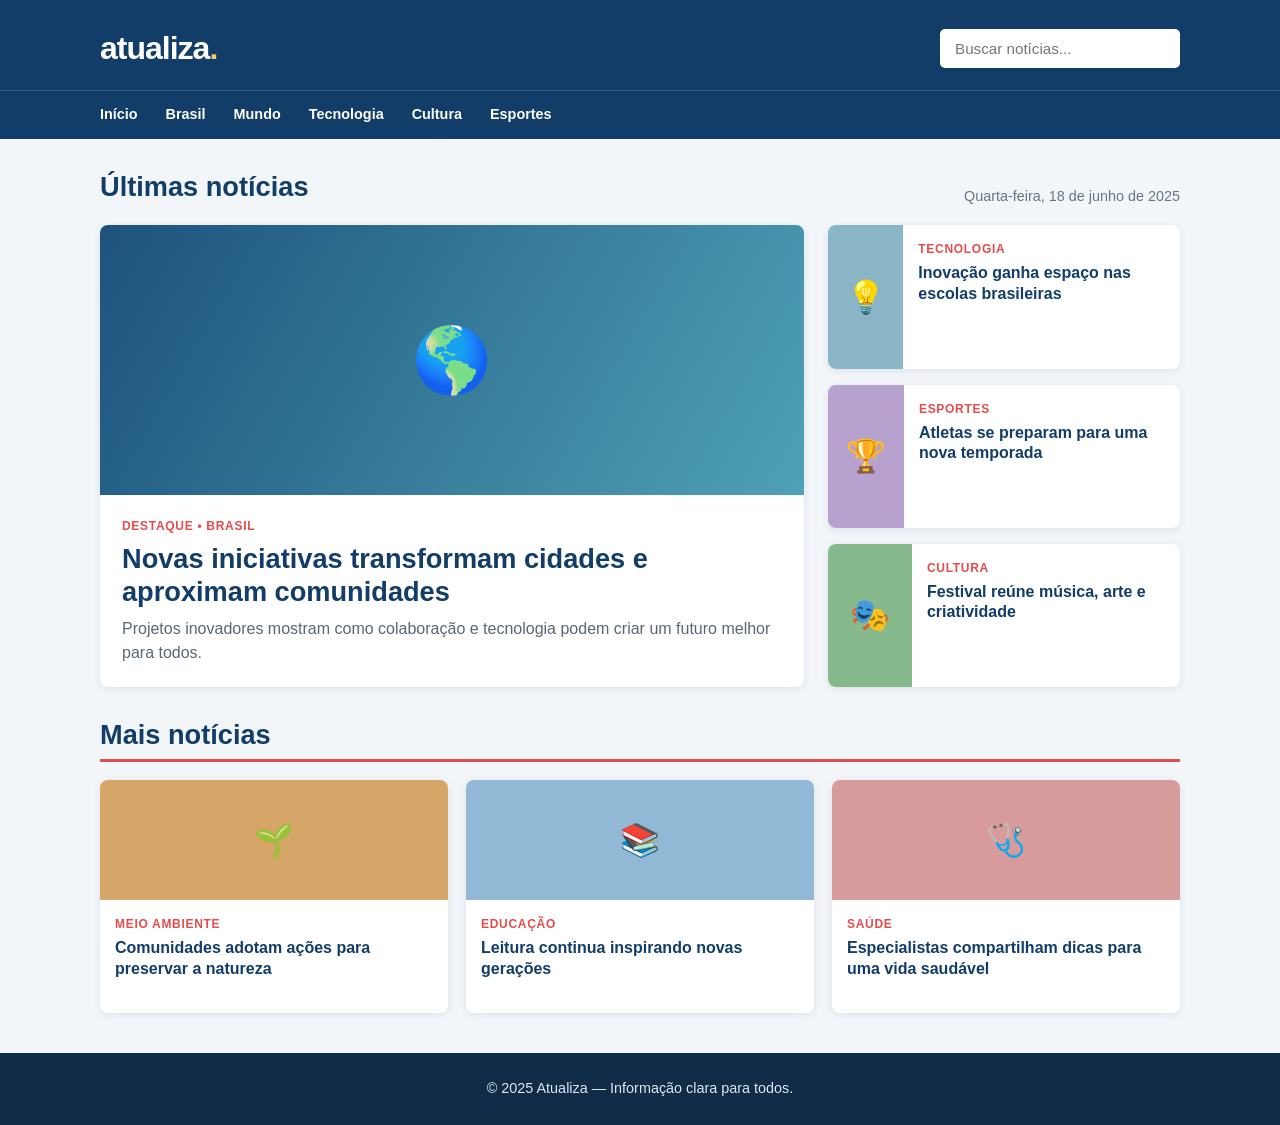
<file: AUL8/index.html>
<!DOCTYPE html>
<html lang="pt-BR">

<head>
    <meta charset="UTF-8">
    <meta name="viewport" content="width=device-width, initial-scale=1.0">

    <title>Atualiza — Notícias</title>

    <style>

        /* =========================
           VARIÁVEIS
        ========================= */

        :root {
            --blue: #123d68;
            --light: #f3f6f9;
            --red: #e34d4d;
            --text: #182433;
        }


        /* =========================
           RESET
        ========================= */

        * {
            box-sizing: border-box;
            margin: 0;
            padding: 0;
        }


        /* =========================
           BODY
        ========================= */

        body {
            font-family: Arial, Helvetica, sans-serif;
            color: var(--text);
            background: var(--light);
            line-height: 1.5;
        }


        /* =========================
           HEADER
        ========================= */

        header {
            background: var(--blue);
            color: white;
        }

        .top {
            max-width: 1120px;
            margin: auto;

            padding: 24px 20px 18px;

            display: flex;
            align-items: center;
            justify-content: space-between;

            gap: 20px;
        }

        .logo {
            font-size: 2rem;
            font-weight: 800;
            letter-spacing: -1px;
        }

        .logo span {
            color: #ffca5c;
        }

        .search {
            background: white;
            border: 0;
            border-radius: 5px;

            padding: 11px 15px;

            width: 240px;

            font-size: 0.95rem;
        }


        /* =========================
           MENU
        ========================= */

        nav {
            border-top: 1px solid #315981;
        }

        nav ul {
            max-width: 1120px;
            margin: auto;

            padding: 0 20px;

            display: flex;
            gap: 28px;

            list-style: none;
        }

        nav a {
            display: block;

            padding: 13px 0;

            color: white;
            text-decoration: none;

            font-weight: bold;
            font-size: 0.9rem;
        }

        nav a:hover {
            color: #ffca5c;
        }


        /* =========================
           MAIN
        ========================= */

        main {
            max-width: 1120px;
            margin: 28px auto;

            padding: 0 20px;
        }


        /* TÍTULO */

        .title {
            display: flex;
            justify-content: space-between;
            align-items: end;

            margin-bottom: 18px;
        }

        h1 {
            font-size: 1.7rem;
            color: var(--blue);
        }

        .date {
            color: #687583;
            font-size: 0.9rem;
        }


        /* =========================
           NOTÍCIA PRINCIPAL
        ========================= */

        .layout {
            display: grid;

            grid-template-columns: 2fr 1fr;

            gap: 24px;
        }

        .lead {
            background: white;

            border-radius: 8px;

            overflow: hidden;

            box-shadow: 0 2px 8px #dbe2e9;
        }

        .lead-img {
            height: 270px;

            background: linear-gradient(
                120deg,
                #1d527d,
                #4ea2b5
            );

            display: flex;
            align-items: center;
            justify-content: center;

            color: white;
            font-size: 4rem;
        }

        .content {
            padding: 22px;
        }


        /* =========================
           TAG
        ========================= */

        .tag {
            color: var(--red);

            text-transform: uppercase;

            font-size: 0.75rem;

            font-weight: bold;

            letter-spacing: 0.7px;
        }


        /* =========================
           TÍTULOS
        ========================= */

        h2 {
            font-size: 1.7rem;

            line-height: 1.2;

            margin: 8px 0;

            color: var(--blue);
        }

        .lead p {
            color: #596675;
        }


        /* =========================
           NOTÍCIAS LATERAIS
        ========================= */

        .side {
            display: grid;

            gap: 16px;
        }

        .card {
            display: flex;

            background: white;

            border-radius: 8px;

            overflow: hidden;

            box-shadow: 0 2px 8px #dbe2e9;
        }

        .thumb {
            width: 110px;
            min-height: 120px;

            background: #8ab5c6;

            display: flex;
            align-items: center;
            justify-content: center;

            font-size: 2rem;
        }

        .card .content {
            padding: 15px;
        }

        h3 {
            font-size: 1rem;

            line-height: 1.3;

            margin-top: 5px;

            color: var(--blue);
        }


        /* =========================
           MAIS NOTÍCIAS
        ========================= */

        .section {
            margin-top: 32px;

            border-bottom: 3px solid var(--red);

            padding-bottom: 8px;

            color: var(--blue);
        }

        .news-grid {
            margin-top: 18px;

            display: grid;

            grid-template-columns: repeat(3, 1fr);

            gap: 18px;
        }

        .news {
            background: white;

            padding-bottom: 18px;

            border-radius: 8px;

            overflow: hidden;

            box-shadow: 0 2px 8px #dbe2e9;
        }

        .news .thumb {
            width: 100%;
            height: 120px;

            min-height: 0;

            background: #d6a568;
        }

        .news .content {
            padding: 15px;
        }


        /* =========================
           FOOTER
        ========================= */

        footer {
            margin-top: 40px;

            background: #102c49;

            color: #dbe8f4;

            text-align: center;

            padding: 25px;

            font-size: 0.9rem;
        }


        /* =========================
           RESPONSIVIDADE
        ========================= */

        @media (max-width: 700px) {

            .top {
                flex-direction: column;
                align-items: stretch;
            }

            .search {
                width: 100%;
            }

            nav ul {
                gap: 16px;
                overflow: auto;
            }

            .layout {
                grid-template-columns: 1fr;
            }

            .news-grid {
                grid-template-columns: 1fr;
            }

            .lead-img {
                height: 190px;
            }
        }

    </style>
</head>


<body>


    <!-- =========================
         CABEÇALHO
    ========================== -->

    <header>

        <div class="top">

            <div class="logo">
                atualiza<span>.</span>
            </div>

            <input
                class="search"
                type="search"
                placeholder="Buscar notícias..."
            >

        </div>


        <!-- MENU -->

        <nav>

            <ul>

                <li>
                    <a href="#">Início</a>
                </li>

                <li>
                    <a href="#">Brasil</a>
                </li>

                <li>
                    <a href="#">Mundo</a>
                </li>

                <li>
                    <a href="#">Tecnologia</a>
                </li>

                <li>
                    <a href="#">Cultura</a>
                </li>

                <li>
                    <a href="#">Esportes</a>
                </li>

            </ul>

        </nav>

    </header>



    <!-- =========================
         CONTEÚDO PRINCIPAL
    ========================== -->

    <main>


        <!-- TÍTULO -->

        <div class="title">

            <h1>
                Últimas notícias
            </h1>

            <span class="date">
                Quarta-feira, 18 de junho de 2025
            </span>

        </div>



        <!-- =========================
             NOTÍCIA PRINCIPAL
        ========================== -->

        <section class="layout">


            <!-- NOTÍCIA DESTAQUE -->

            <article class="lead">

                <div class="lead-img">
                    🌎
                </div>

                <div class="content">

                    <div class="tag">
                        Destaque • Brasil
                    </div>

                    <h2>
                        Novas iniciativas transformam cidades e aproximam comunidades
                    </h2>

                    <p>
                        Projetos inovadores mostram como colaboração e tecnologia
                        podem criar um futuro melhor para todos.
                    </p>

                </div>

            </article>



            <!-- NOTÍCIAS LATERAIS -->

            <div class="side">


                <article class="card">

                    <div class="thumb">
                        💡
                    </div>

                    <div class="content">

                        <div class="tag">
                            Tecnologia
                        </div>

                        <h3>
                            Inovação ganha espaço nas escolas brasileiras
                        </h3>

                    </div>

                </article>



                <article class="card">

                    <div
                        class="thumb"
                        style="background:#b6a1cf"
                    >
                        🏆
                    </div>

                    <div class="content">

                        <div class="tag">
                            Esportes
                        </div>

                        <h3>
                            Atletas se preparam para uma nova temporada
                        </h3>

                    </div>

                </article>



                <article class="card">

                    <div
                        class="thumb"
                        style="background:#86b98b"
                    >
                        🎭
                    </div>

                    <div class="content">

                        <div class="tag">
                            Cultura
                        </div>

                        <h3>
                            Festival reúne música, arte e criatividade
                        </h3>

                    </div>

                </article>


            </div>

        </section>



        <!-- =========================
             MAIS NOTÍCIAS
        ========================== -->

        <h2 class="section">
            Mais notícias
        </h2>



        <section class="news-grid">


            <!-- NOTÍCIA 1 -->

            <article class="news">

                <div class="thumb">
                    🌱
                </div>

                <div class="content">

                    <div class="tag">
                        Meio ambiente
                    </div>

                    <h3>
                        Comunidades adotam ações para preservar a natureza
                    </h3>

                </div>

            </article>



            <!-- NOTÍCIA 2 -->

            <article class="news">

                <div
                    class="thumb"
                    style="background:#91b9d5"
                >
                    📚
                </div>

                <div class="content">

                    <div class="tag">
                        Educação
                    </div>

                    <h3>
                        Leitura continua inspirando novas gerações
                    </h3>

                </div>

            </article>



            <!-- NOTÍCIA 3 -->

            <article class="news">

                <div
                    class="thumb"
                    style="background:#d89b9b"
                >
                    🩺
                </div>

                <div class="content">

                    <div class="tag">
                        Saúde
                    </div>

                    <h3>
                        Especialistas compartilham dicas para uma vida saudável
                    </h3>

                </div>

            </article>


        </section>

    </main>



    <!-- =========================
         RODAPÉ
    ========================== -->

    <footer>

        © 2025 Atualiza — Informação clara para todos.

    </footer>


</body>

</html>
</file>
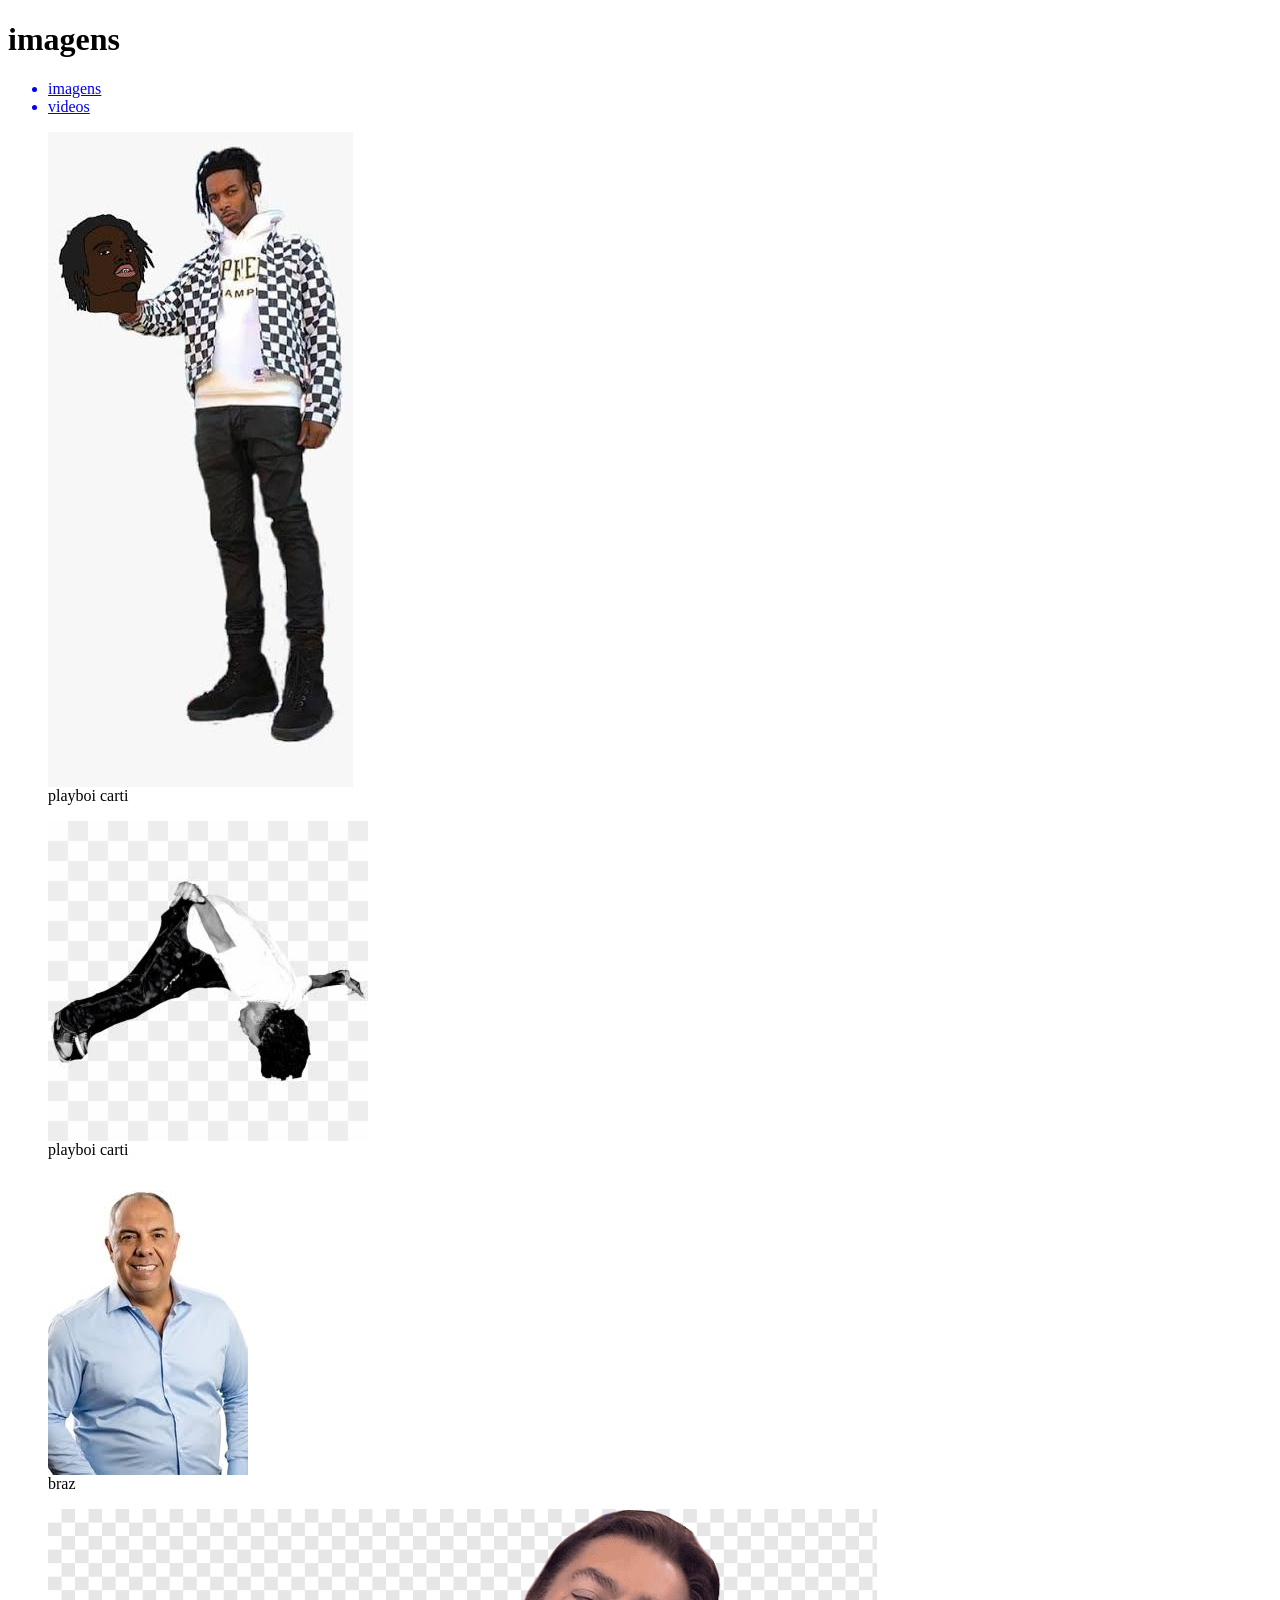
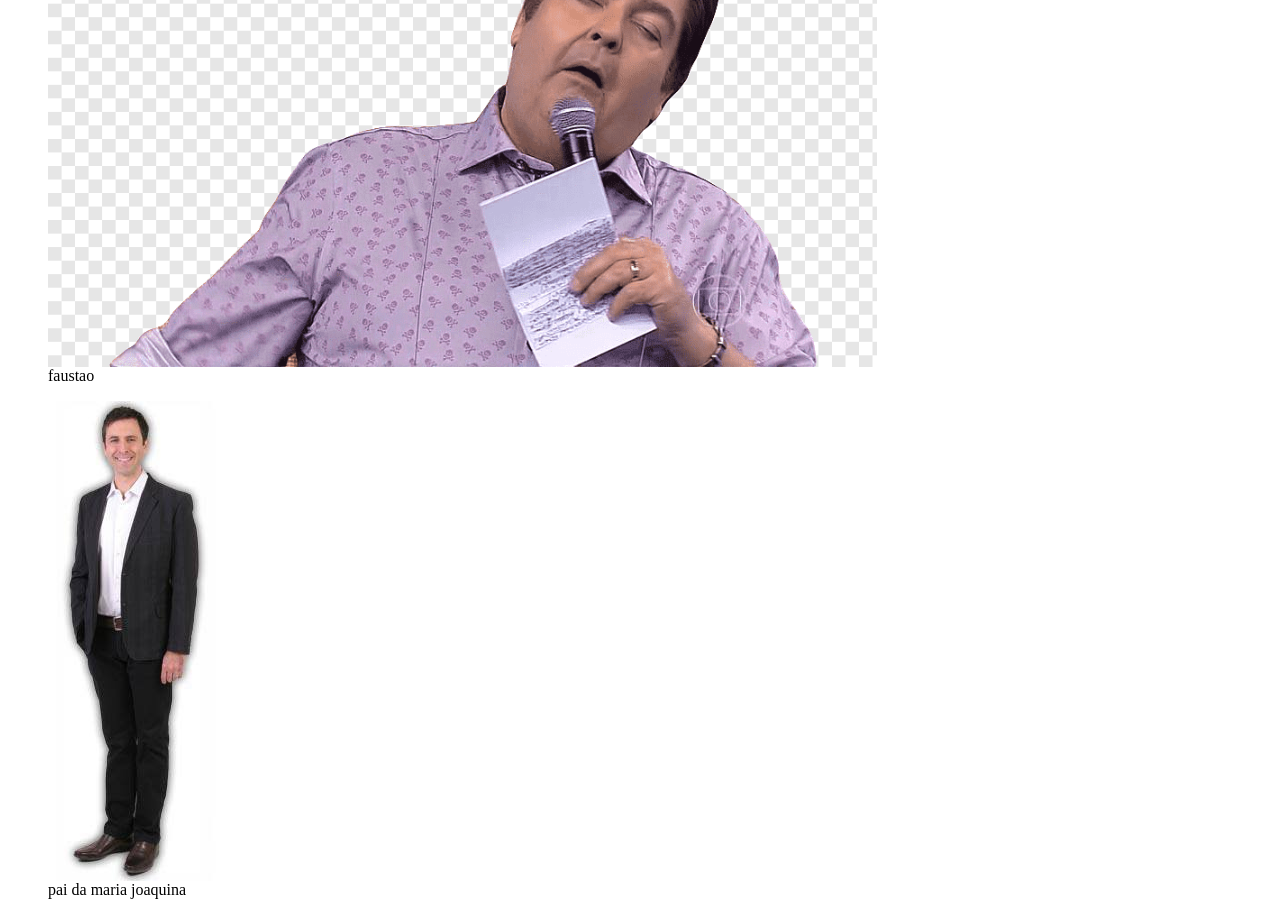
<file: AULA13/index.html>
<!DOCTYPE html>
<html lang="en">
<head>
    <meta charset="UTF-8">
    <meta name="viewport" content="width=device-width, initial-scale=1.0">
    <link rel="stylesheet" href="style.css">
    <title>imagens e videos </title>
</head>
<body>
    <header>
        <h1>imagens</h1>
        <section>
            <nav>
                <ul>
                    <a href="#imagens">
                        <li>imagens</li>
                    </a>

                    <a href="#videos">
                        <li>videos
                            </li>
                            </a>
                </ul>
            </nav>
        </section>

        <section>
            <figure class="imagem-intro">
                <img src="plaiboy.png" alt="imagem de exemplo" 
                <FIGcaption>
                    playboi carti
                </FIGcaption>
            </figure>
        </section>
        
        <section>
            <figure class="imagem-intro">
                <img src="playboi.png" alt="imagem de exemplo" 
                <FIGcaption>
                    playboi carti
                </FIGcaption>
            </figure>
        </section>

        <section>
            <figure class="imagem-intro">
                <img src="braz.png" alt="imagem de exemplo" 
                <FIGcaption>
                    braz
                </FIGcaption>
            </figure>
        </section>

        <section>
            <figure class="imagem-intro">
                <img src="faustao.png" alt="imagem de exemplo" 
                <FIGcaption>
                    faustao
                </FIGcaption>
            </figure>
        </section>

        <section>
            <figure class="imagem-intro">
                <img src="paijoaquina.png" alt="imagem de exemplo" 
                <FIGcaption>
                    pai da maria joaquina
                </FIGcaption>
            </figure>
        </section>


    </header>
</body>
</html>
</file>
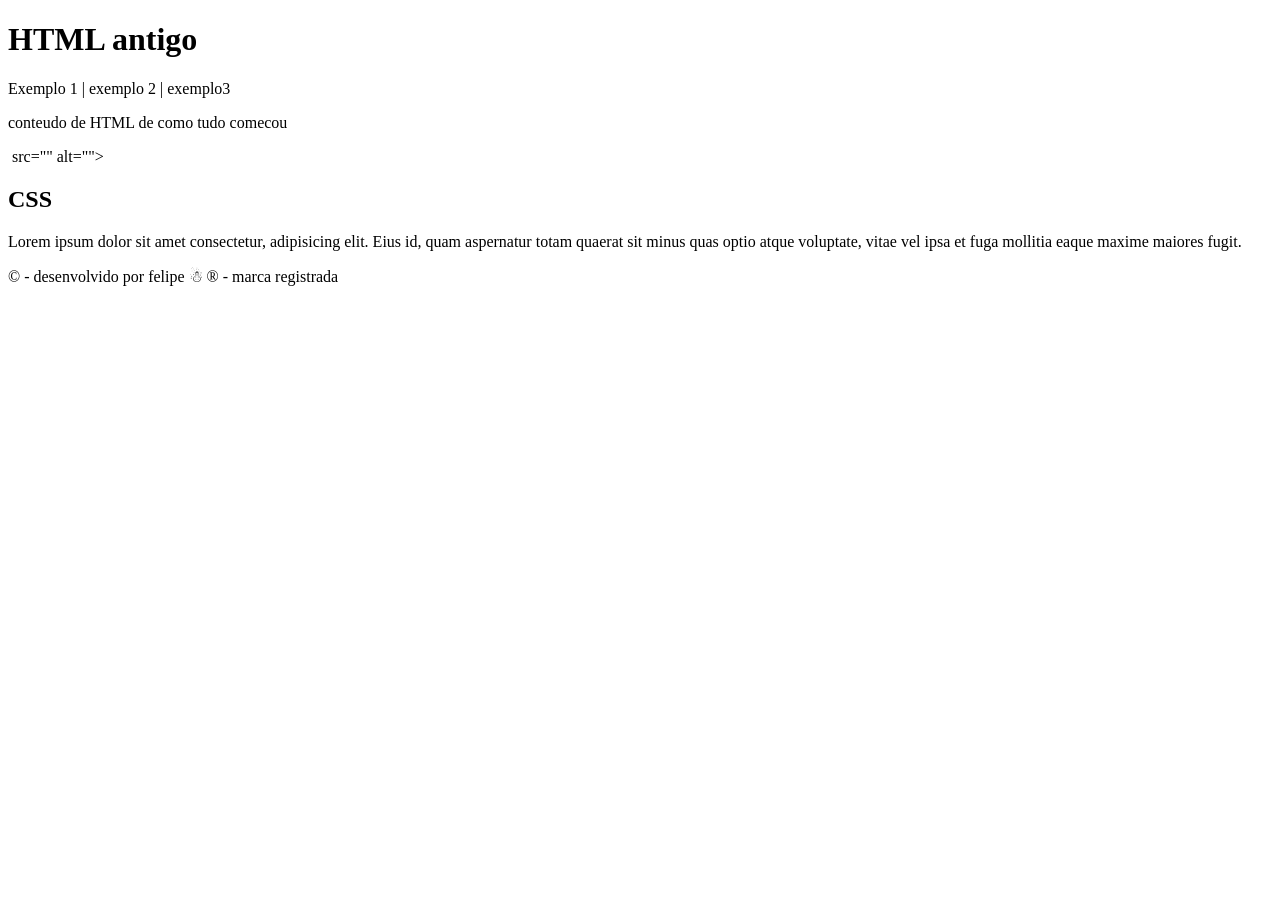
<file: AULA5/index.html>
<!DOCTYPE html>
<html lang="pt-BR">
<head>
    <meta charset="UTF-8">
    <meta name="viewport" content="width=device-width, initial-scale=1.0">
    <title>HTML de antes</title>
</head>
<body>
    <div>
        <!-- titulo -->
    <h1>HTML antigo</h1>
<!-- barra de navegacao -->
    </div>Exemplo 1 | exemplo 2 | exemplo3<div>
<!-- conteudo da pagina -->
        <p>conteudo de HTML de como tudo comecou</p>
        </div>
            <img> src="" alt="">
        </div>
            <h2>CSS</h2>
            <p>Lorem ipsum dolor sit amet consectetur, adipisicing elit. Eius id, quam aspernatur totam quaerat sit minus quas optio atque voluptate, vitae vel ipsa et fuga mollitia eaque maxime maiores fugit.</p>
            <div>

                &copy - desenvolvido por felipe  &#x2603;
                &reg - marca registrada

            </div>
</body>
</html>
</file>
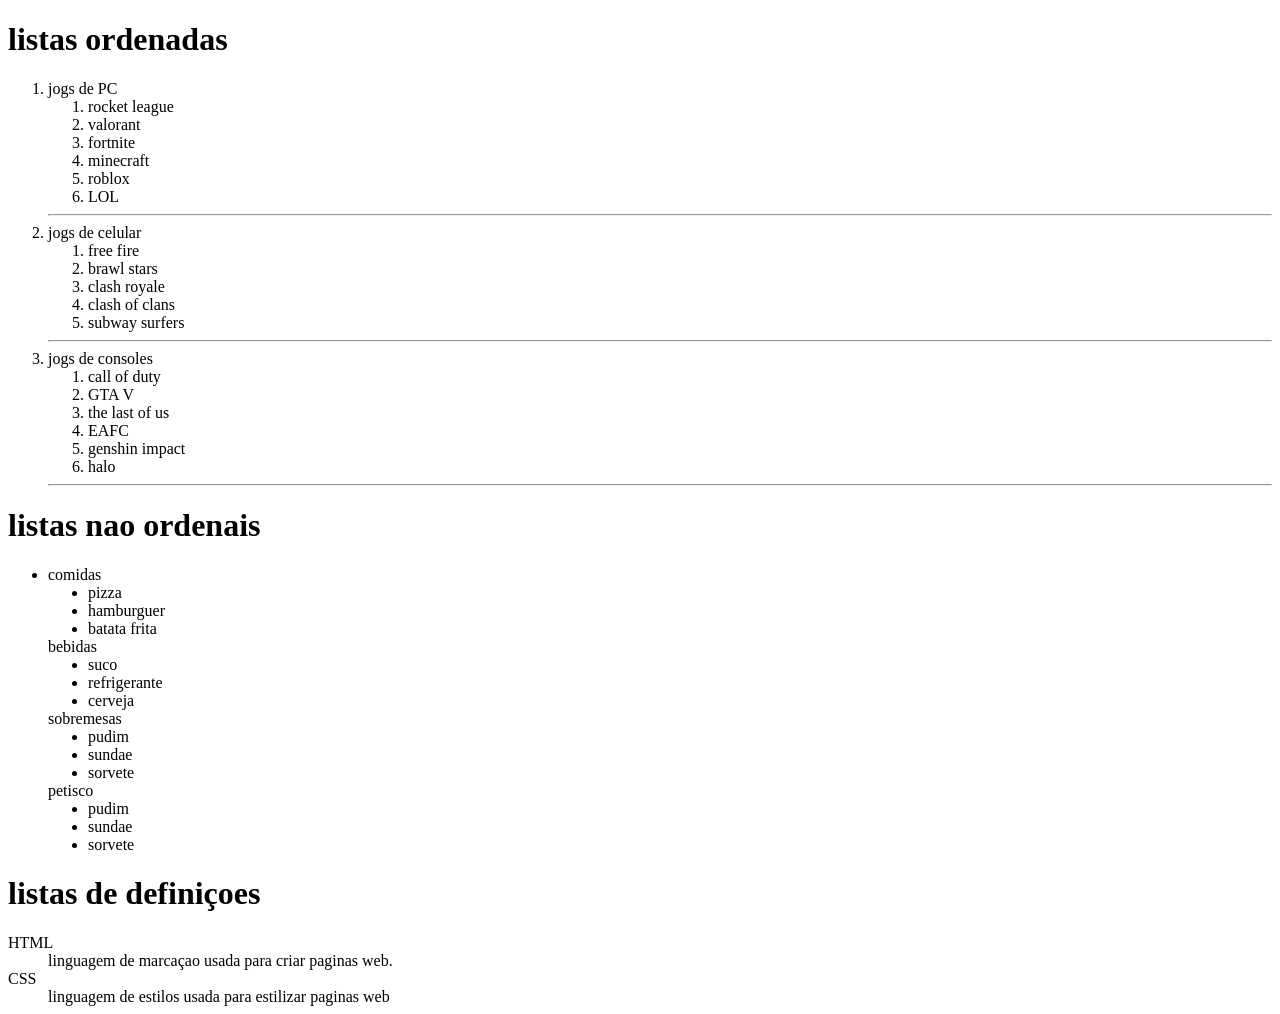
<file: AULA6/index.html>
<!DOCTYPE html>
<html lang="en">
<head>
    <meta charset="UTF-8">
    <meta name="viewport" content="width=device-width, initial-scale=1.0">
    <title>listas ordenadas</title>
</head>
<body>
    <h1>listas ordenadas</h1>
    <ol >
        <li>jogs de PC</li>
        <ol >
            <li>rocket league</li>
            <li>valorant</li>
            <li>fortnite</li>
            <li>minecraft</li>
            <li>roblox</li>
            <li>LOL</li>
        </ol>
        <hr>
        <li>jogs de celular</li>
        <ol>
            <li>free fire</li>
            <li>brawl stars</li>
            <li>clash royale</li>
            <li>clash of clans</li>
            <li>subway surfers</li>
        </ol>
        <hr>
        <li>jogs de consoles</li>
        <ol>
            <li>call of duty</li>
            <li>GTA V</li>
            <li>the last of us</li>
            <li>EAFC</li>
            <li>genshin impact</li>
            <li>halo</li>
        </ol>
        <hr>
    </ol>

    <h1>listas nao ordenais</h1>

    <ul>
        <li>comidas</li>
            <ul type="disc">
                <li>pizza</li>
                <li>hamburguer</li>
                <li>batata frita</li>
            </ul>
        <hl>bebidas</hl>
            <ul type="disc">
                <li>suco</li>
                <li>refrigerante</li>
                <li>cerveja</li>
            </ul>
        <hl>sobremesas</hl>
            <ul type="disc">
                <li>pudim</li>
                <li>sundae</li>
                <li>sorvete</li>
            </ul>
        <hl>petisco</hl>
            <ul type="disc">
                <li>pudim</li>
                <li>sundae</li>
                <li>sorvete</li>
            </ul>
    </ul>

    <H1>listas de definiçoes</H1>
    <d1>
        <dt>HTML</dt>
            <dd>linguagem de marcaçao usada para criar paginas web.</dd>
        <dt>CSS</dt>
            <dd>linguagem de estilos usada para estilizar paginas web</dd>
            
    </d1>
</body>
</html>
</file>
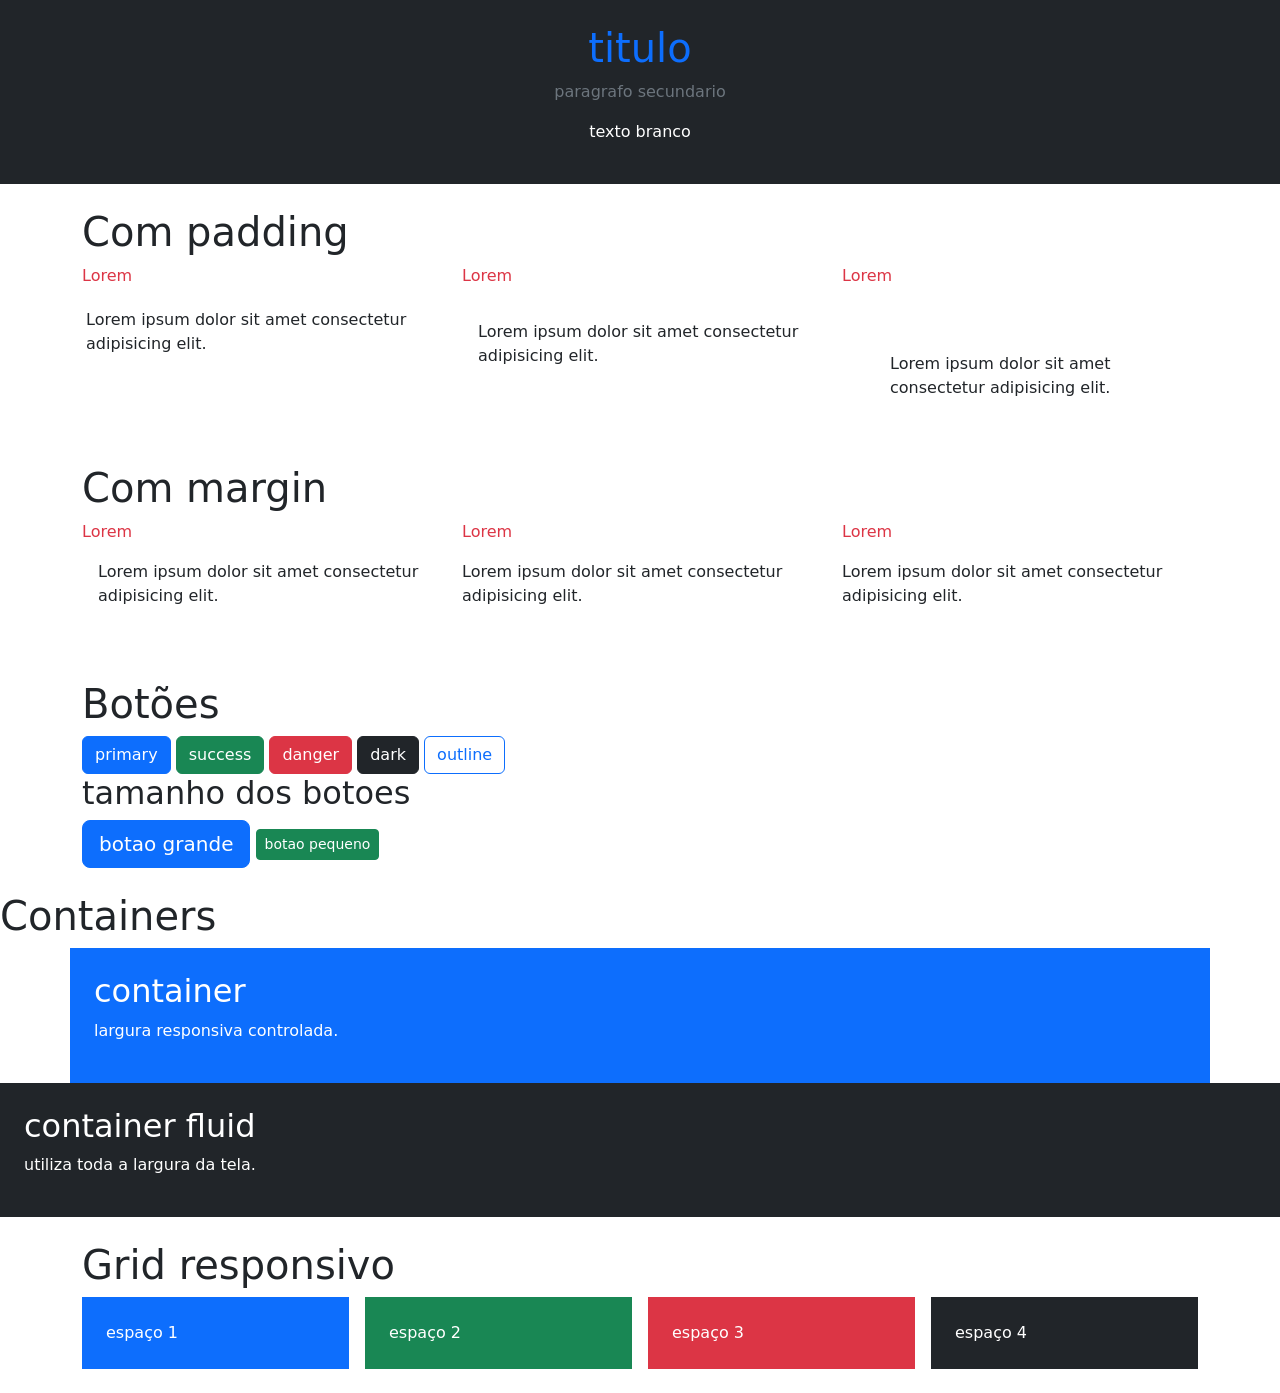
<file: exercicios/index.html>
<!DOCTYPE html>
<html lang="en">
<head>
    <meta charset="UTF-8">
    <meta name="viewport" content="width=device-width, initial-scale=1.0">
    <link rel="stylesheet" href="syle.css">
    <link rel="stylesheet" href="https://cdn.jsdelivr.net/npm/bootstrap@5.3.9/dist/css/bootstrap.min.css">
    <title>exercicios</title>
</head>
<body>

    <main>

        <!-- exercicio 1 -->
        <section class="bg-dark p-4">
            <h1 class="text-primary text-center">titulo</h1>
            <p class="text-secondary text-center">paragrafo secundario</p>
            <p class="text-white text-center">texto branco</p>
        </section>


        <!-- exercicio 2 -->
        <section class="container my-4">

            <h1>Com padding</h1>

            <section class="row g-4">

                <article class="col-12 col-md-6 col-lg-4">
                    <p class="text-danger">Lorem</p>
                    <p class="p-1">Lorem ipsum dolor sit amet consectetur adipisicing elit.</p>
                </article>

                <article class="col-12 col-md-6 col-lg-4">
                    <p class="text-danger">Lorem</p>
                    <p class="p-3">Lorem ipsum dolor sit amet consectetur adipisicing elit.</p>
                </article>

                <article class="col-12 col-md-6 col-lg-4">
                    <p class="text-danger">Lorem</p>
                    <p class="p-5">Lorem ipsum dolor sit amet consectetur adipisicing elit.</p>
                </article>

            </section>

            <h1>Com margin</h1>

            <section class="row g-4">

                <article class="col-12 col-md-6 col-lg-4">
                    <p class="text-danger">Lorem</p>
                    <p class="m-3">Lorem ipsum dolor sit amet consectetur adipisicing elit.</p>
                </article>

                <article class="col-12 col-md-6 col-lg-4">
                    <p class="text-danger">Lorem</p>
                    <p class="mb-4">Lorem ipsum dolor sit amet consectetur adipisicing elit.</p>
                </article>

                <article class="col-12 col-md-6 col-lg-4">
                    <p class="text-danger">Lorem</p>
                    <p class="mb-5">Lorem ipsum dolor sit amet consectetur adipisicing elit.</p>
                </article>

            </section>

        </section>


        <!-- exercicio 3 -->
        <section class="container my-4">

            <h1>Botões</h1>

            <button class="btn btn-primary">primary</button>
            <button class="btn btn-success">success</button>
            <button class="btn btn-danger">danger</button>
            <button class="btn btn-dark">dark</button>
            <button class="btn btn-outline-primary">outline</button>

            <h2>tamanho dos botoes</h2>

            <button class="btn btn-primary btn-lg">botao grande</button>
            <button class="btn btn-success btn-sm">botao pequeno</button>

        </section>


        <!-- exercicio 4 -->
        <section class="my-4">

            <h1>Containers</h1>

            <section class="container bg-primary text-white p-4">
                <h2>container</h2>
                <p>largura responsiva controlada.</p>
            </section>

            <section class="container-fluid bg-dark text-white p-4">
                <h2>container fluid</h2>
                <p>utiliza toda a largura da tela.</p>
            </section>

        </section>


        <!-- exercicio 5 -->
        <section class="container my-4">

            <h1>Grid responsivo</h1>

            <section class="row g-3">

                <article class="col-12 col-md-6 col-lg-3">
                    <section class="bg-primary text-white p-4">
                        espaço 1
                    </section>
                </article>

                <article class="col-12 col-md-6 col-lg-3">
                    <section class="bg-success text-white p-4">
                        espaço 2
                    </section>
                </article>

                <article class="col-12 col-md-6 col-lg-3">
                    <section class="bg-danger text-white p-4">
                        espaço 3
                    </section>
                </article>

                <article class="col-12 col-md-6 col-lg-3">
                    <section class="bg-dark text-white p-4">
                        espaço 4
                    </section>
                </article>

            </section>

        </section>

    </main>

</body>
</html>
</file>
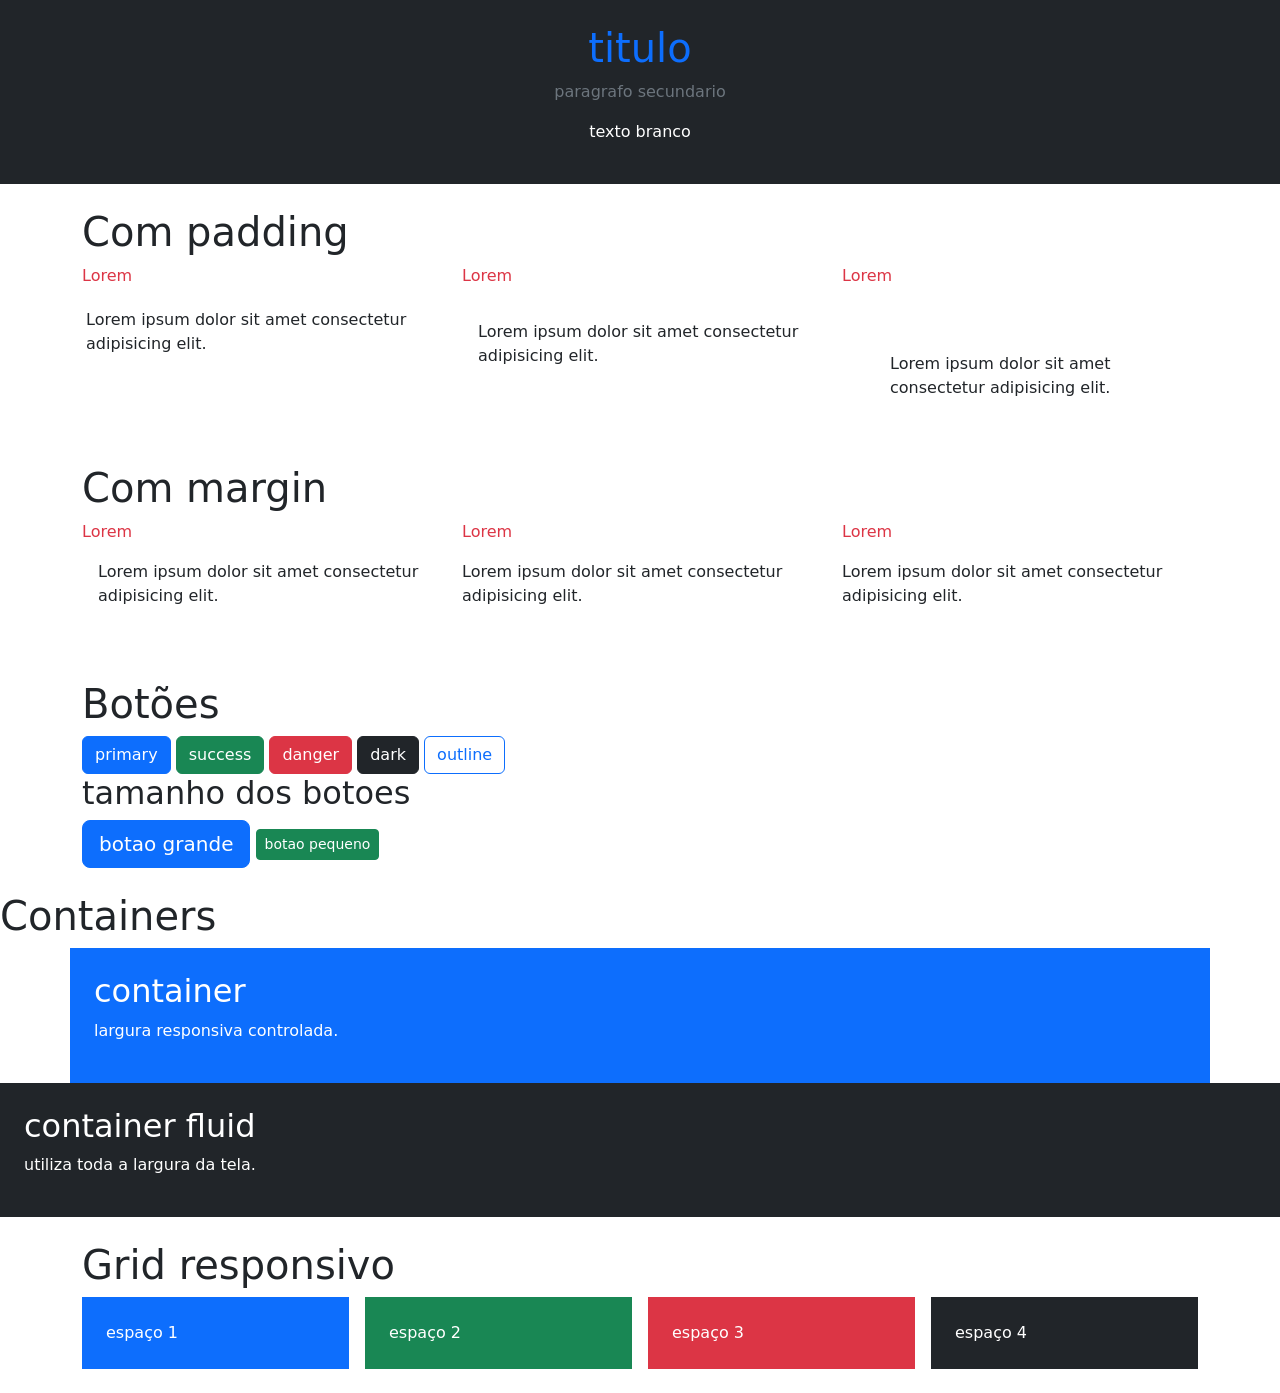
<file: AULA15/exercicios/index.html>
<!DOCTYPE html>
<html lang="en">
<head>
    <meta charset="UTF-8">
    <meta name="viewport" content="width=device-width, initial-scale=1.0">
    <link rel="stylesheet" href="syle.css">
    <link rel="stylesheet" href="https://cdn.jsdelivr.net/npm/bootstrap@5.3.9/dist/css/bootstrap.min.css">
    <title>exercicios</title>
</head>
<body>

    <main>

        <!-- exercicio 1 -->
        <section class="bg-dark p-4">
            <h1 class="text-primary text-center">titulo</h1>
            <p class="text-secondary text-center">paragrafo secundario</p>
            <p class="text-white text-center">texto branco</p>
        </section>


        <!-- exercicio 2 -->
        <section class="container my-4">

            <h1>Com padding</h1>

            <section class="row g-4">

                <article class="col-12 col-md-6 col-lg-4">
                    <p class="text-danger">Lorem</p>
                    <p class="p-1">Lorem ipsum dolor sit amet consectetur adipisicing elit.</p>
                </article>

                <article class="col-12 col-md-6 col-lg-4">
                    <p class="text-danger">Lorem</p>
                    <p class="p-3">Lorem ipsum dolor sit amet consectetur adipisicing elit.</p>
                </article>

                <article class="col-12 col-md-6 col-lg-4">
                    <p class="text-danger">Lorem</p>
                    <p class="p-5">Lorem ipsum dolor sit amet consectetur adipisicing elit.</p>
                </article>

            </section>

            <h1>Com margin</h1>

            <section class="row g-4">

                <article class="col-12 col-md-6 col-lg-4">
                    <p class="text-danger">Lorem</p>
                    <p class="m-3">Lorem ipsum dolor sit amet consectetur adipisicing elit.</p>
                </article>

                <article class="col-12 col-md-6 col-lg-4">
                    <p class="text-danger">Lorem</p>
                    <p class="mb-4">Lorem ipsum dolor sit amet consectetur adipisicing elit.</p>
                </article>

                <article class="col-12 col-md-6 col-lg-4">
                    <p class="text-danger">Lorem</p>
                    <p class="mb-5">Lorem ipsum dolor sit amet consectetur adipisicing elit.</p>
                </article>

            </section>

        </section>


        <!-- exercicio 3 -->
        <section class="container my-4">

            <h1>Botões</h1>

            <button class="btn btn-primary">primary</button>
            <button class="btn btn-success">success</button>
            <button class="btn btn-danger">danger</button>
            <button class="btn btn-dark">dark</button>
            <button class="btn btn-outline-primary">outline</button>

            <h2>tamanho dos botoes</h2>

            <button class="btn btn-primary btn-lg">botao grande</button>
            <button class="btn btn-success btn-sm">botao pequeno</button>

        </section>


        <!-- exercicio 4 -->
        <section class="my-4">

            <h1>Containers</h1>

            <section class="container bg-primary text-white p-4">
                <h2>container</h2>
                <p>largura responsiva controlada.</p>
            </section>

            <section class="container-fluid bg-dark text-white p-4">
                <h2>container fluid</h2>
                <p>utiliza toda a largura da tela.</p>
            </section>

        </section>


        <!-- exercicio 5 -->
        <section class="container my-4">

            <h1>Grid responsivo</h1>

            <section class="row g-3">

                <article class="col-12 col-md-6 col-lg-3">
                    <section class="bg-primary text-white p-4">
                        espaço 1
                    </section>
                </article>

                <article class="col-12 col-md-6 col-lg-3">
                    <section class="bg-success text-white p-4">
                        espaço 2
                    </section>
                </article>

                <article class="col-12 col-md-6 col-lg-3">
                    <section class="bg-danger text-white p-4">
                        espaço 3
                    </section>
                </article>

                <article class="col-12 col-md-6 col-lg-3">
                    <section class="bg-dark text-white p-4">
                        espaço 4
                    </section>
                </article>

            </section>

        </section>

    </main>

</body>
</html>
</file>
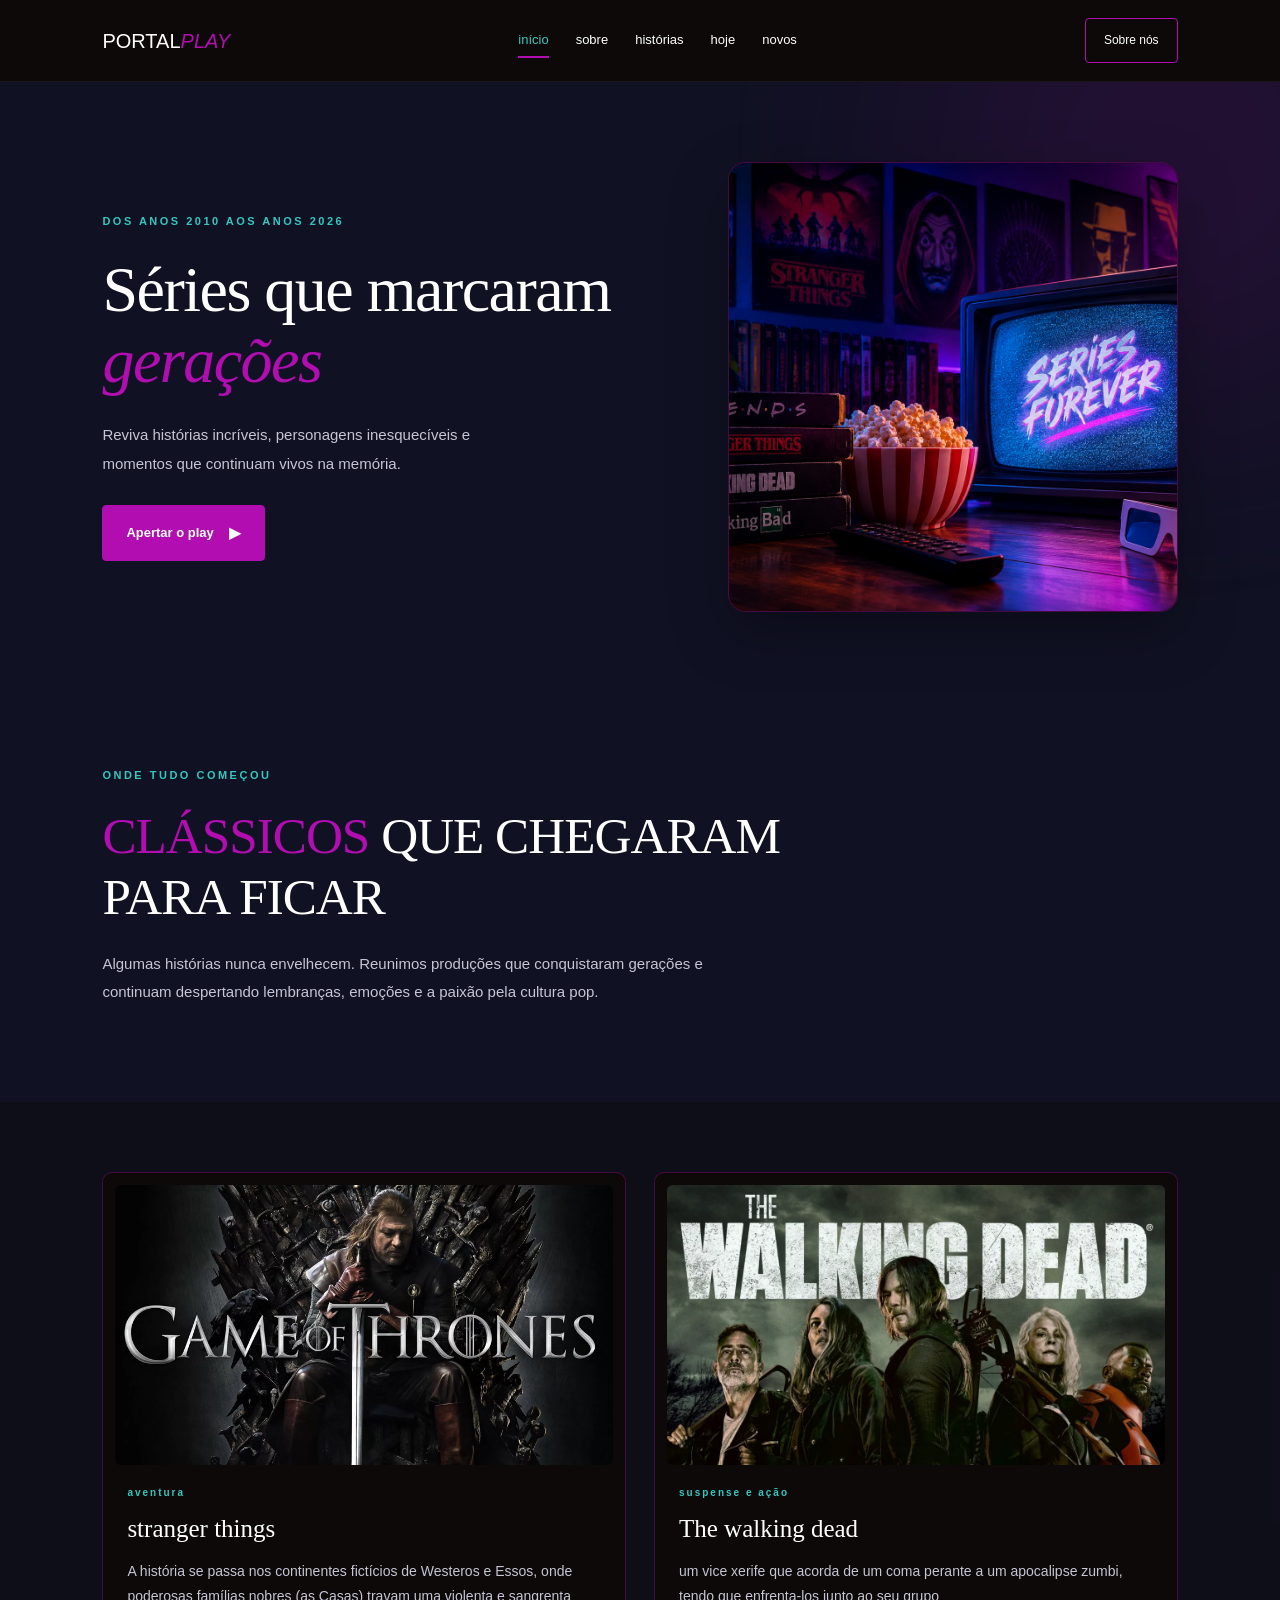
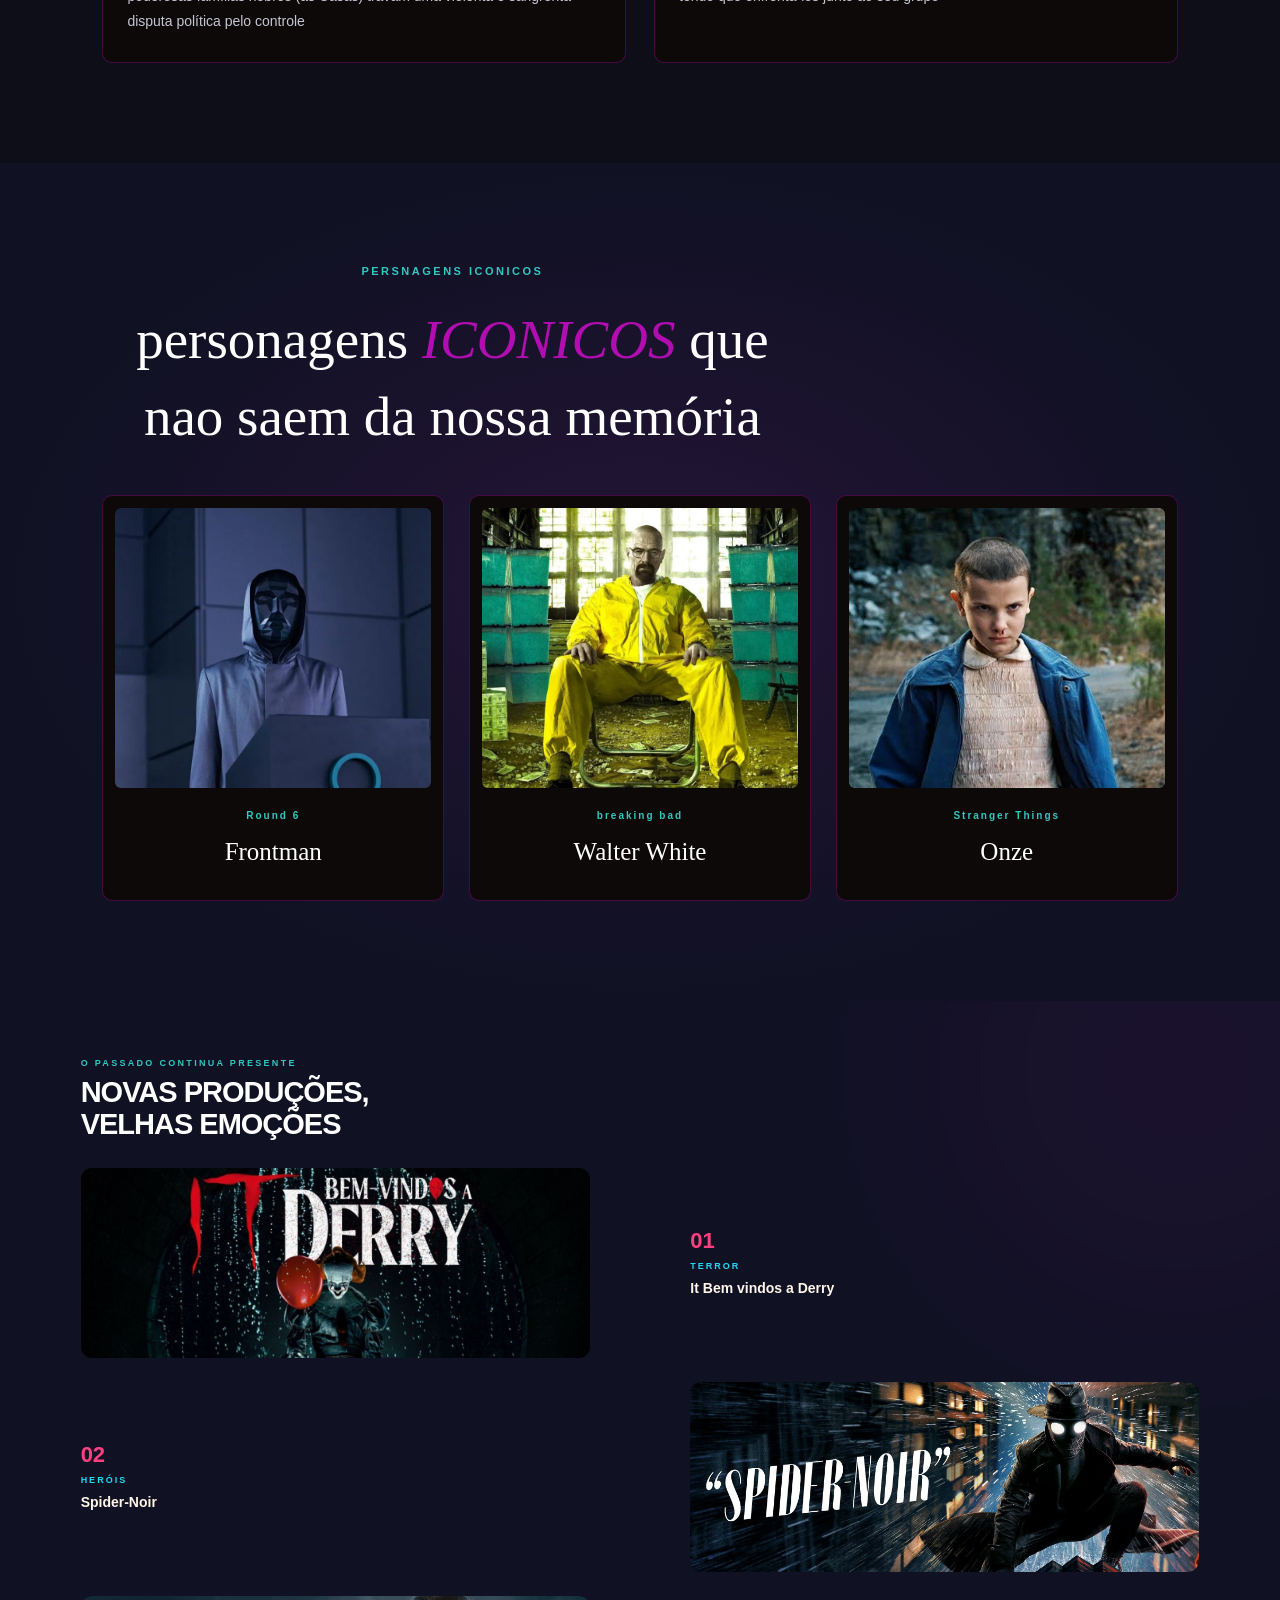
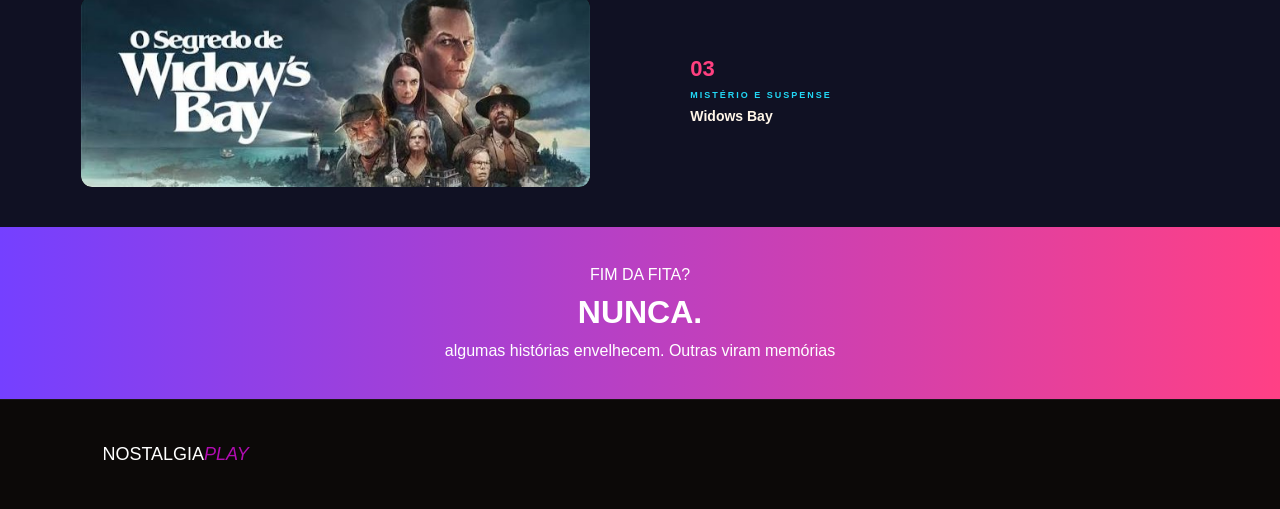
<file: somativa/SOMATIVA-HTML-master/index.html>
<!DOCTYPE html>
<html lang="pt-BR">

<head>
    <meta charset="UTF-8">
    <meta name="viewport" content="width=device-width, initial-scale=1.0">

    <meta
        name="description"
        content="Nostalgia Play: relembre jogos, séries e clássicos que marcaram gerações."
    >

    <link rel="stylesheet" href="style.css">

    <title>Nostalgia Play | Clássicos que marcaram gerações</title>
</head>

<body>

    <!-- CABEÇALHO -->
    <header class="cabecalho">

        <a
            href="#inicio"
            class="logo"
            aria-label="Nostalgia Play - Página inicial"
        >
            PORTAL<span>PLAY</span>
        </a>

        <nav class="menu" aria-label="Navegação principal">
            <a href="#inicio" class="link-menu ativo">Início</a>
            <a href="#sobre" class="link-menu">Sobre</a>
            <a href="#historias" class="link-menu">Histórias</a>
            <a href="#hoje" class="link-menu">Hoje</a>
            <a href="#novos" class="link-menu">Novos</a>
        </nav>

        <a href="#sobre" class="botao-cabecalho">
            Sobre nós
        </a>

    </header>

    <!-- CONTEÚDO PRINCIPAL -->
    <main>

        <!-- BANNER PRINCIPAL -->
        <section id="inicio" class="bunner">

            <section class="bunner-conteudo">

                <p class="texto-cima">
                    DOS ANOS 2010 AOS ANOS 2026
                </p>

                <h1>
                    Séries que marcaram 
                    <span>gerações</span>
                </h1>

                <p class="descricao">
                    Reviva histórias incríveis, personagens inesquecíveis
                    e momentos que continuam vivos na memória.
                </p>

                <a href="#historias" class="botao">
                    Apertar o play
                    <span aria-hidden="true">▶</span>
                </a>

            </section>

            <figure class="bunner-imagem">
                <img
                    src="series.png"
                    alt="Imagem de séries"
                >
            </figure>

        </section>

        <!-- SOBRE O PROJETO -->
        <section id="sobre" class="sobre">

            <header class="sobre-conteudo">

                <p class="texto-cima">
                    ONDE TUDO COMEÇOU
                </p>

                <h2>
                    <span>CLÁSSICOS</span> QUE CHEGARAM PARA FICAR
                </h2>

                <p class="descricao">
                    Algumas histórias nunca envelhecem. Reunimos produções
                    que conquistaram gerações e continuam despertando
                    lembranças, emoções e a paixão pela cultura pop.
                </p>

            </header>

        </section>

        <!-- HISTÓRIAS E CLÁSSICOS -->
        <section id="historias" class="historias">

            <section class="cards" aria-label="Séries clássicas">

                <article class="card">

                    <figure class="imagem">
                        <img
                            src="game-of-thrones.png"
                            alt="Imagem de Game of Thrones"
                            loading="lazy"
                        >
                    </figure>

                    <section class="card-conteudo">

                        <p class="categoria">
                            aventura
                        </p>

                        <h3>stranger things</h3>

                        <p>
                            A história se passa nos continentes fictícios de Westeros e Essos, onde poderosas famílias nobres (as Casas) travam uma violenta e sangrenta disputa política pelo controle
                        </p>

                    </section>

                </article>

                <article class="card">

                    <figure class="imagem">
                        <img
                            src="thewalkingdead.png"
                            alt="Imagem de The Walking Dead"
                            loading="lazy"
                        >
                    </figure>

                    <section class="card-conteudo">

                        <p class="categoria">
                            suspense e ação
                        </p>

                        <h3>The walking dead</h3>

                        <p>
                            um vice xerife que acorda de um coma perante
                            a um apocalipse zumbi, tendo que enfrenta-los
                            junto ao seu grupo
                        </p>

                    </section>

                </article>

            </section>

        </section>

        <!-- PERSONAGENS -->
        <section id="hoje" class="hoje">

            <header class="secao-cabecalho">

                <p class="texto-cima">
                    PERSNAGENS ICONICOS
                </p>

                <h2>
                    personagens <span>ICONICOS</span>
                    que nao saem da nossa memória
                </h2>

            </header>

            <section
                class="cards-personagens"
                aria-label="Personagens icônicos"
            >

                <article class="card">

                    <figure class="imagem">
                        <img
                            src="frontman.png"
                            alt="Imagem do Gi-Hun"
                            loading="lazy"
                        >
                    </figure>

                    <section class="card-conteudo">

                        <p class="categoria">Round 6</p>

                        <h3>Frontman</h3>

                    </section>

                </article>

                <article class="card">

                    <figure class="imagem">
                        <img
                            src="walter.png"
                            alt="Imagem de Walter White"
                            loading="lazy"
                        >
                    </figure>

                    <section class="card-conteudo">

                        <p class="categoria">breaking bad</p>

                        <h3>Walter White</h3>

                    </section>

                </article>

                <article class="card">

                    <figure class="imagem">
                        <img
                            src="eleven.png"
                            alt="Imagem de eleven"
                            loading="lazy"
                        >
                    </figure>

                    <section class="card-conteudo">

                        <p class="categoria">Stranger Things</p>

                        <h3>Onze</h3>

                    </section>

                </article>

            </section>

        </section>

        <!-- NOVAS PRODUÇÕES -->
        <section id="novos" class="novos">

            <header class="novos-conteudo">

                <p class="texto-cima">
                    O PASSADO CONTINUA PRESENTE
                </p>

                <h2>
                    NOVAS PRODUÇÕES,<br>
                    VELHAS EMOÇÕES
                </h2>

            </header>

            <section
                class="grade-novos"
                aria-label="Novas produções"
            >

                <!-- PRODUÇÃO 01 -->
                <article class="item-novo">

                    <figure class="cartaz-novo">

                        <img
                            src="it.png"
                            alt="Cartaz it bem vindos a Derry"
                            loading="lazy"
                        >

                    </figure>

                    <section class="info-novo">

                        <p class="numero">01</p>

                        <p class="categoria-novo">
                            TERROR
                        </p>

                        <h3>It Bem vindos a Derry</h3>

                    </section>

                </article>

                <!-- PRODUÇÃO 02 -->
                <article class="item-novo">

                    <figure class="cartaz-novo">

                        <img
                            src="spider-noir.png"
                            alt="Cartaz de spider-noir"
                            loading="lazy"
                        >

                    </figure>

                    <section class="info-novo">

                        <p class="numero">02</p>

                        <p class="categoria-novo">
                            HERÓIS
                        </p>

                        <h3>Spider-Noir</h3>

                    </section>

                </article>

                <!-- PRODUÇÃO 03 -->
                <article class="item-novo">

                    <figure class="cartaz-novo">

                        <img
                            src="widowsbay.png"
                            alt="Cartaz de Widows Bay"
                            loading="lazy"
                        >

                    </figure>

                    <section class="info-novo">

                        <p class="numero">03</p>

                        <p class="categoria-novo">
                            MISTÉRIO E SUSPENSE
                        </p>

                        <h3>Widows Bay</h3>

                    </section>

                </article>

    </main>

    <!-- pré rodapé -->
        <footer class="pre-rodape">

            <p class="tecto-cima">
                FIM DA FITA?
            </p>

            <h1>
                NUNCA.
            </h1>

            <P class="texto-baixo">
                algumas histórias envelhecem. Outras viram memórias
            </P>
        </footer>


    <!-- RODAPÉ -->
    <footer class="rodape">

        <a href="#inicio" class="logo">
            NOSTALGIA<span>PLAY</span>
        </a>

      

    </footer>

</body>

</html>
</file>
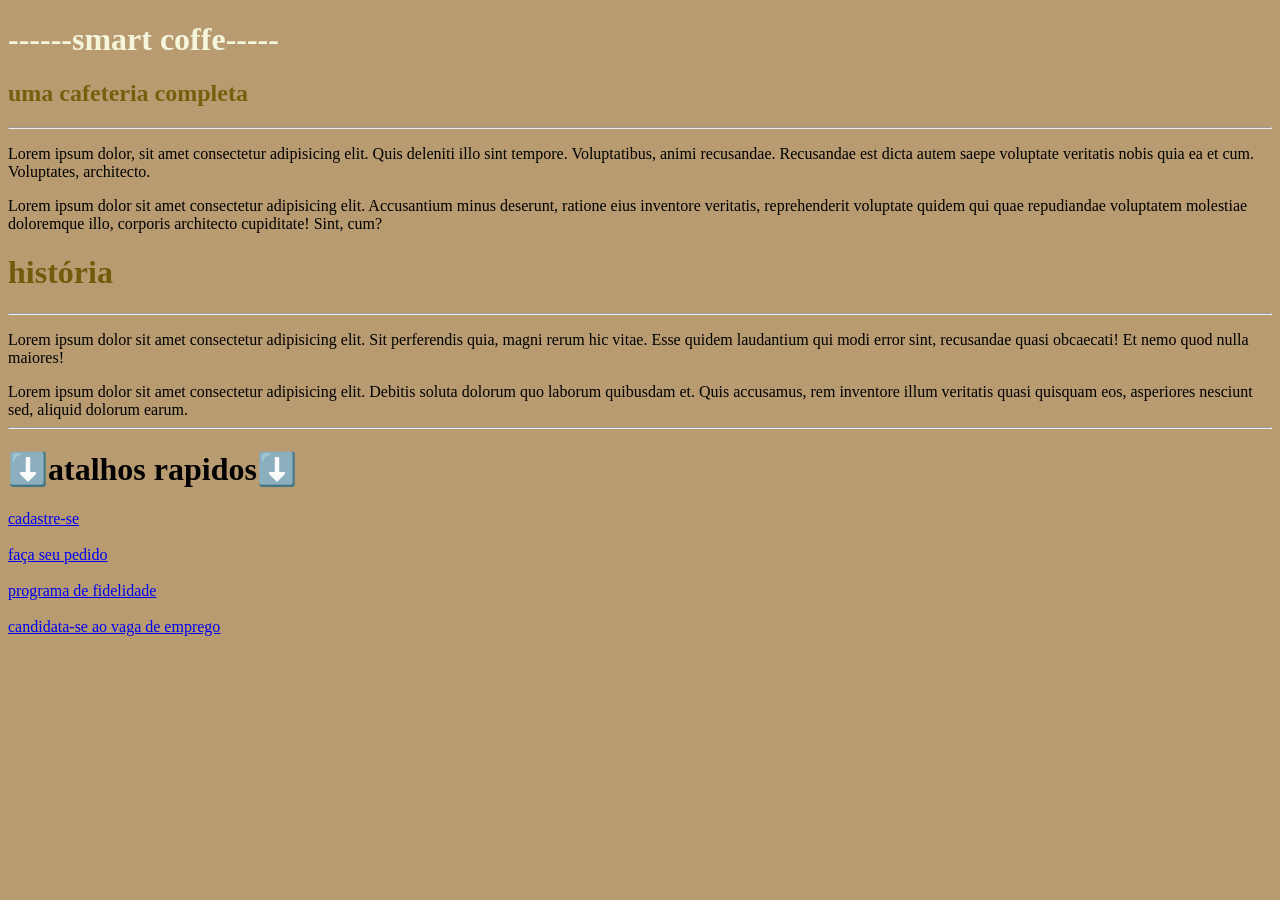
<file: SOMATIVAS/PROJETO/index.html>
<!DOCTYPE html>
<html lang="en">
<head>
    <meta charset="UTF-8">
    <meta name="viewport" content="width=device-width, initial-scale=1.0">
    <title>smartcoffe do filipinho- </title>
</head>
<body style="background-color: rgb(184, 155, 113);">
    <!-- introdução - apresentação da smartcoffe -->

     <h1 style="color: beige;">------smart coffe-----</i></h1>
     <h2 style="color: rgb(116, 97, 14);"></i>uma cafeteria completa</i></h2>
     <hr>
     <p>Lorem ipsum dolor, sit amet consectetur adipisicing elit. Quis deleniti illo sint tempore. Voluptatibus, animi recusandae. Recusandae est dicta autem saepe voluptate veritatis nobis quia ea et cum. Voluptates, architecto.</p>Lorem ipsum dolor sit amet consectetur adipisicing elit. Accusantium minus deserunt, ratione eius inventore veritatis, reprehenderit voluptate quidem qui quae repudiandae voluptatem molestiae doloremque illo, corporis architecto cupiditate! Sint, cum?
     <h1 style="color: rgb(116, 91, 11);">história</h1>
     <hr>
     <p>Lorem ipsum dolor sit amet consectetur adipisicing elit. Sit perferendis quia, magni rerum hic vitae. Esse quidem laudantium qui modi error sint, recusandae quasi obcaecati! Et nemo quod nulla maiores!</p>Lorem ipsum dolor sit amet consectetur adipisicing elit. Debitis soluta dolorum quo laborum quibusdam et. Quis accusamus, rem inventore illum veritatis quasi quisquam eos, asperiores nesciunt sed, aliquid dolorum earum.
     <hr>
     <h1>⬇️atalhos rapidos⬇️</h1>
     <a href="cadastra-se.html">cadastre-se</a>
     <br>
     <br>
     <a href="#pedidos.html">faça seu pedido</a>
     <br>
     <br>
     <a href="fidelidade.html">programa de fidelidade</a>
     <br>
     <br>
     <a href="vaga_emprego.html">candidata-se ao vaga de emprego</a>
    

</body>
</html>
</file>
<file: AULA13/style.css>
.imagem-intro img {
    width: 1200;
    height: 800;

}

.imagem-resp {
    display: block;
    max-width: 100%;
    height: auto;
}

img {
    display: block;
    max-width: 70%;
    height: auto;
}

.imagem-rec {
    width: 100%;
    aspect-ratio: 16 / 10;
    object-fit: cover;
    object-position: 70% center;
}
.flex {
    display: flex;
}

.imagem-capa {
    width: 100%;
    aspect-ratio: 16 / 9;
    object-fit: cover;
}

.imagem-ava {
    width: 90%;
    aspect-ratio: 1;
    object-fit: contain;
    border-radius: 50%
}

.imagem-seven {
    border-radius: 18px;
    box-shadow: 0 10px 40px rgba(15, 23, 42, 0.18);
    transition: transform .25s ease, filter .25s ease;
}

.imagem-seven:hover {
    transform: scale(1.03);
    filter: saturate(1.08) contrast(1.03);
}
</file>
<file: exercicios/syle.css>
.link a {
    padding: 12px 24px;
    background-color: blue;
    color: white;
    border-radius: 6px;
}
</file>
<file: AULA15/exercicios/syle.css>
.link a {
    padding: 12px 24px;
    background-color: blue;
    color: white;
    border-radius: 6px;
}
</file>
<file: somativa/SOMATIVA-HTML-master/style.css>
:root {
    --fundo: #101123;
    --preto: #0c0908;
    --violeta: #b10db1;
    --ciano: #34c7c0;
    --laranja-claro: #f2b47f;
    --roxo: #6b1f7e;
    --amarelo: #ebc311;
    --branco: #ffffff;
    --texto-secundario: #c5c5d4;
    --borda: rgba(177, 13, 177, 0.35);
}

* {
    box-sizing: border-box;
    margin: 0;
    padding: 0;
}

html {
    scroll-behavior: smooth;
    scroll-padding-top: 25px;
}

body {
    background: var(--fundo);
    color: var(--branco);
    font-family: Arial, sans-serif;
    line-height: 1.6;
    overflow-x: hidden;
}

img {
    max-width: 100%;
}

a {
    color: inherit;
}

::selection {
    background: var(--violeta);
    color: var(--branco);
}

/* CABEÇALHO */

.cabecalho {
    min-height: 82px;
    padding: 18px 8%;
    display: flex;
    align-items: center;
    justify-content: space-between;
    gap: 25px;
    background: var(--preto);
    border-bottom: 1px solid rgba(255, 255, 255, 0.06);
}

.logo {
    color: var(--branco);
    font-family: "Bungee", sans-serif;
    font-size: 20px;
    font-weight: 400;
    text-decoration: none;
    white-space: nowrap;
}

.logo span {
    color: var(--violeta);
    font-style: italic;
}

.menu {
    display: flex;
    align-items: center;
    justify-content: center;
    gap: 27px;
}

.link-menu {
    position: relative;
    color: var(--branco);
    font-size: 13px;
    text-decoration: none;
    text-transform: lowercase;
    transition: color 0.3s;
}

.link-menu:hover,
.link-menu.ativo {
    color: var(--ciano);
}

.link-menu::after {
    content: "";
    position: absolute;
    bottom: -7px;
    left: 0;
    width: 0;
    height: 2px;
    background: var(--violeta);
    transition: width 0.3s;
}

.link-menu:hover::after,
.link-menu.ativo::after {
    width: 100%;
}

.botao-cabecalho {
    display: inline-flex;
    align-items: center;
    justify-content: center;
    padding: 12px 18px;
    border: 1px solid var(--violeta);
    border-radius: 4px;
    color: var(--branco);
    font-size: 12px;
    text-decoration: none;
    white-space: nowrap;
    transition: background 0.3s, transform 0.3s;
}

.botao-cabecalho:hover {
    background: var(--violeta);
    transform: translateY(-2px);
}

/* BANNER */

.bunner {
    min-height: 610px;
    position: relative;
    display: flex;
    flex-direction: row;
    align-items: center;
    justify-content: space-between;
    gap: 60px;
    padding: 70px 8%;
    overflow: hidden;
}

.bunner::before {
    content: "";
    position: absolute;
    top: -180px;
    right: -150px;
    width: 500px;
    height: 500px;
    background: var(--violeta);
    opacity: 0.12;
    filter: blur(120px);
    border-radius: 50%;
    pointer-events: none;
}

.bunner-conteudo {
    flex: 1 1 500px;
    min-width: 0;
    max-width: 550px;
    position: relative;
    z-index: 1;
    animation: subir 0.8s ease both;
}

.texto-cima {
    color: var(--ciano);
    font-size: 11px;
    font-weight: 700;
    letter-spacing: 2.5px;
}

.bunner-conteudo .texto-cima {
    margin-bottom: 23px;
}

.bunner-conteudo h1 {
    max-width: 600px;
    font-family: Georgia, serif;
    font-size: clamp(42px, 5vw, 68px);
    font-weight: 500;
    line-height: 1.12;
    letter-spacing: -1.5px;
}

.bunner-conteudo h1 span {
    display: block;
    color: var(--violeta);
    font-style: italic;
}

.descricao {
    color: var(--texto-secundario);
    font-size: 15px;
    line-height: 1.9;
}

.bunner-conteudo .descricao {
    max-width: 440px;
    margin-top: 24px;
}

/* BOTÃO PRINCIPAL */

.botao {
    display: inline-flex;
    align-items: center;
    justify-content: center;
    gap: 15px;
    margin-top: 27px;
    padding: 15px 23px;
    border: 1px solid var(--violeta);
    border-radius: 4px;
    background: var(--violeta);
    color: var(--branco);
    font-size: 13px;
    font-weight: 600;
    text-decoration: none;
    transition:
        background 0.3s,
        transform 0.3s,
        box-shadow 0.3s;
}

.botao span {
    font-size: 15px;
}

.botao:hover {
    background: var(--roxo);
    transform: translateY(-3px);
    box-shadow: 0 8px 25px rgba(177, 13, 177, 0.2);
}

/* IMAGEM DO BANNER */

.bunner-imagem {
    flex: 0 1 450px;
    width: 450px;
    min-width: 0;
    height: 450px;
    position: relative;
    z-index: 1;
    margin: 0;
    overflow: hidden;
    background: var(--preto);
    border: 1px solid var(--borda);
    border-radius: 18px;
    box-shadow: 0 20px 60px rgba(0, 0, 0, 0.3);
}

.bunner-imagem img {
    display: block;
    width: 100%;
    height: 100%;
    object-fit: cover;
    transition: transform 0.5s;
}

.bunner-imagem:hover img {
    transform: scale(1.05);
}

.bunner-imagem figcaption {
    position: absolute;
    right: 0;
    bottom: 0;
    left: 0;
    padding: 25px 18px 15px;
    background: linear-gradient(
        transparent,
        rgba(12, 9, 8, 0.85)
    );
    color: var(--branco);
    font-size: 12px;
}

/* SOBRE */

.sobre {
    padding: 30px 8% 50px;
}

.sobre-conteudo {
    max-width: 800px;
    padding: 45px 0;
}

.sobre-conteudo .texto-cima {
    margin-bottom: 20px;
}

.sobre-conteudo h2 {
    max-width: 700px;
    font-family: Georgia, serif;
    font-size: clamp(35px, 4vw, 55px);
    font-weight: 500;
    line-height: 1.2;
    letter-spacing: -1px;
}

.sobre-conteudo h2 span {
    color: var(--violeta);
}

.sobre-conteudo .descricao {
    max-width: 650px;
    margin-top: 22px;
}

/* HISTÓRIAS */

.historias {
    padding: 70px 8% 100px;
    background: rgba(12, 9, 8, 0.35);
}

.secao-cabecalho {
    max-width: 700px;
    margin-bottom: 40px;
}

.secao-cabecalho .texto-cima {
    margin-bottom: 15px;
}

.secao-cabecalho h2 {
    font-family: Georgia, serif;
    font-size: clamp(34px, 4vw, 48px);
    font-weight: 500;
    line-height: 1.2;
}

.secao-cabecalho h2 span {
    color: var(--violeta);
    font-style: italic;
}

.secao-cabecalho .descricao {
    margin-top: 16px;
}

/* GRADE DE CARDS */

.cards {
    display: grid;
    grid-template-columns: repeat(2, minmax(0, 1fr));
    gap: 28px;
    width: 100%;
    align-items: stretch;
}

.card {
    min-width: 0;
    overflow: hidden;
    padding: 12px;
    background: var(--preto);
    border: 1px solid var(--borda);
    border-radius: 10px;
    transition:
        transform 0.3s,
        box-shadow 0.3s,
        border-color 0.3s;
}

.card:hover {
    transform: translateY(-6px);
    border-color: var(--violeta);
    box-shadow: 0 12px 30px rgba(177, 13, 177, 0.15);
}

.imagem {
    width: 100%;
    height: 280px;
    margin: 0;
    overflow: hidden;
    background: var(--fundo);
    border-radius: 6px;
}

.imagem img {
    display: block;
    width: 100%;
    height: 100%;
    object-fit: cover;
    transition: transform 0.5s;
}

.card:hover .imagem img {
    transform: scale(1.05);
}

.card-conteudo {
    padding: 20px 12px 16px;
}

.categoria {
    color: var(--ciano);
    font-size: 10px;
    font-weight: 700;
    letter-spacing: 2px;
}

.card h3 {
    margin-top: 8px;
    color: var(--branco);
    font-family: Georgia, serif;
    font-size: 25px;
    font-weight: 500;
}

.card-conteudo > p:last-child {
    margin-top: 10px;
    color: var(--texto-secundario);
    font-size: 14px;
    line-height: 1.8;
}

/* PERSONAGENS */

.hoje {
    padding: 100px 8%;
    text-align: center;
    background:
        radial-gradient(
            ellipse at center,
            rgba(107, 31, 126, 0.22),
            transparent 70%
        );
}

.hoje .texto-cima {
    margin-bottom: 20px;
}

.hoje h2 {
    max-width: 1000px;
    margin: 0 auto;
    font-family: Georgia, serif;
    font-size: clamp(35px, 5vw, 55px);
    font-weight: 500;
    line-height: 1.4;
}

.hoje h2 span {
    color: var(--violeta);
    font-style: italic;
}

.hoje .descricao {
    max-width: 600px;
    margin: 20px auto 0;
}

.cards-personagens {
    display: grid;
    grid-template-columns: repeat(3, minmax(0, 1fr));
    gap: 25px;
    width: 100%;
    align-items: stretch;
}

/* novos  */

.novos {
    min-height: auto;
    position: relative;
    padding: 55px 6.3% 40px;
    overflow: hidden;
    background: var(--fundo);
}

.novos::before {
    content: "";
    position: absolute;
    top: -180px;
    right: -150px;
    width: 500px;
    height: 500px;
    background: var(--roxo);
    opacity: 0.12;
    filter: blur(120px);
    border-radius: 50%;
    pointer-events: none;
}

.novos .novos-conteudo {
    position: relative;
    z-index: 1;
    margin-bottom: 27px;
}

.novos .texto-cima {
    margin-bottom: 7px;
    color: var(--ciano);
    font-family: Arial, sans-serif;
    font-size: 9px;
    font-weight: 700;
    letter-spacing: 2.3px;
    transform: none;
}

.novos-conteudo h2 {
    max-width: 450px;
    color: var(--branco);
    font-family: Arial, sans-serif;
    font-size: clamp(25px, 4vw, 29px);
    font-weight: 800;
    line-height: 1.1;
    letter-spacing: -1px;
    transform: none;
}

.grade-novos {
    position: relative;
    z-index: 1;
    display: grid;
    grid-template-columns: minmax(0, 1fr) minmax(0, 1fr);
    column-gap: 9%;
    row-gap: 24px;
    align-items: center;
}

.item-novo {
    display: contents;
}

/* IMAGENS DOS CARTAZES */

.novos .cartaz-novo {
    position: relative;
    display: block;
    width: 100%;
    min-width: 0;
    min-height: 0;
    aspect-ratio: 273 / 102;
    margin: 0;
    padding: 0;
    overflow: hidden;
    background: var(--preto);
    border: 0;
    border-radius: 11px;
}

.novos .cartaz-novo img {
    display: block;
    width: 100%;
    height: 100%;
    object-fit: cover;
    object-position: center;
    border-radius: inherit;
    transition: transform 0.4s ease;
}

.novos .cartaz-novo:hover img {
    transform: scale(1.05);
}

/* INFORMAÇÕES DOS CARTAZES */

.info-novo {
    display: flex;
    flex-direction: column;
    justify-content: center;
    min-width: 0;
}

.numero {
    color: #ff4080;
    font-family: Arial, sans-serif;
    font-size: 22px;
    font-weight: 800;
    line-height: 1.2;
}

.categoria-novo {
    margin-top: 5px;
    color: #22d8f5;
    font-family: Arial, sans-serif;
    font-size: 9px;
    font-weight: 700;
    letter-spacing: 2px;
}

.info-novo h3 {
    margin-top: 5px;
    color: #fff6e9;
    font-family: Arial, sans-serif;
    font-size: 14px;
    font-weight: 700;
    line-height: 1.4;
}

/* POSICIONAMENTO ALTERNADO */

.item-novo:nth-child(1) .cartaz-novo {
    grid-column: 1;
    grid-row: 1;
}

.item-novo:nth-child(1) .info-novo {
    grid-column: 2;
    grid-row: 1;
}

.item-novo:nth-child(2) .info-novo {
    grid-column: 1;
    grid-row: 2;
}

.item-novo:nth-child(2) .cartaz-novo {
    grid-column: 2;
    grid-row: 2;
}

.item-novo:nth-child(3) .cartaz-novo {
    grid-column: 1;
    grid-row: 3;
}

.item-novo:nth-child(3) .info-novo {
    grid-column: 2;
    grid-row: 3;
}

/* RODAPÉ */

.rodape {
    display: flex;
    flex-direction: column;
    align-items: start;
    gap: 12px;
    padding: 40px 8%;
    background: var(--preto);
    border-top: 1px solid rgba(255, 255, 255, 0.06);
    text-align: center;
}

.rodape .logo {
    font-size: 18px;
}

.rodape > p {
    color: var(--texto-secundario);
    font-size: 13px;
    display: flex;

}

.rodape .copyright {
    margin-top: 12px;
    font-size: 11px;
}

/* TABLETS */

@media (max-width: 900px) {

    .cabecalho {
        padding: 18px 5%;
        gap: 18px;
        flex-wrap: wrap;
    }

    .logo {
        font-size: 17px;
    }

    .menu {
        gap: 16px;
    }

    .bunner {
        gap: 30px;
        padding: 55px 5%;
    }

    .bunner-conteudo {
        flex: 1 1 0;
    }

    .bunner-conteudo h1 {
        font-size: clamp(36px, 5vw, 50px);
    }

    .bunner-imagem {
        flex: 0 1 40%;
        height: 350px;
    }

    .sobre,
    .historias {
        padding-right: 5%;
        padding-left: 5%;
    }

    .cards {
        gap: 20px;
    }

    .imagem {
        height: 230px;
    }

    .cards-personagens {
        grid-template-columns: repeat(2, minmax(0, 1fr));
    }
}

/* CELULARES */


/* ACESSIBILIDADE */

a:focus-visible {
    outline: 2px solid var(--ciano);
    outline-offset: 5px;
}

@media (prefers-reduced-motion: reduce) {

    html {
        scroll-behavior: auto;
    }

    *,
    *::before,
    *::after {
        animation-duration: 0.01ms !important;
        animation-iteration-count: 1 !important;
        transition-duration: 0.01ms !important;
    }

    .novos .cartaz-novo img {
        transition: none;
    }
}

/* pre rodaé */
.pre-rodape {
    padding: 100px 8%;
    text-align: center;
    background:
        radial-gradient(
            ellipse at center,
            rgba(180, 21, 219, 0.22),
            transparent 70%
        );
}

.pre-rodape {
    background: linear-gradient(to right, #7540ff, #ff4085);
    padding: 35px 10px;
    text-align: center;
}

.pre-rodape .texto-cima {
    color: var(--laranja-claro);
}
</file>
